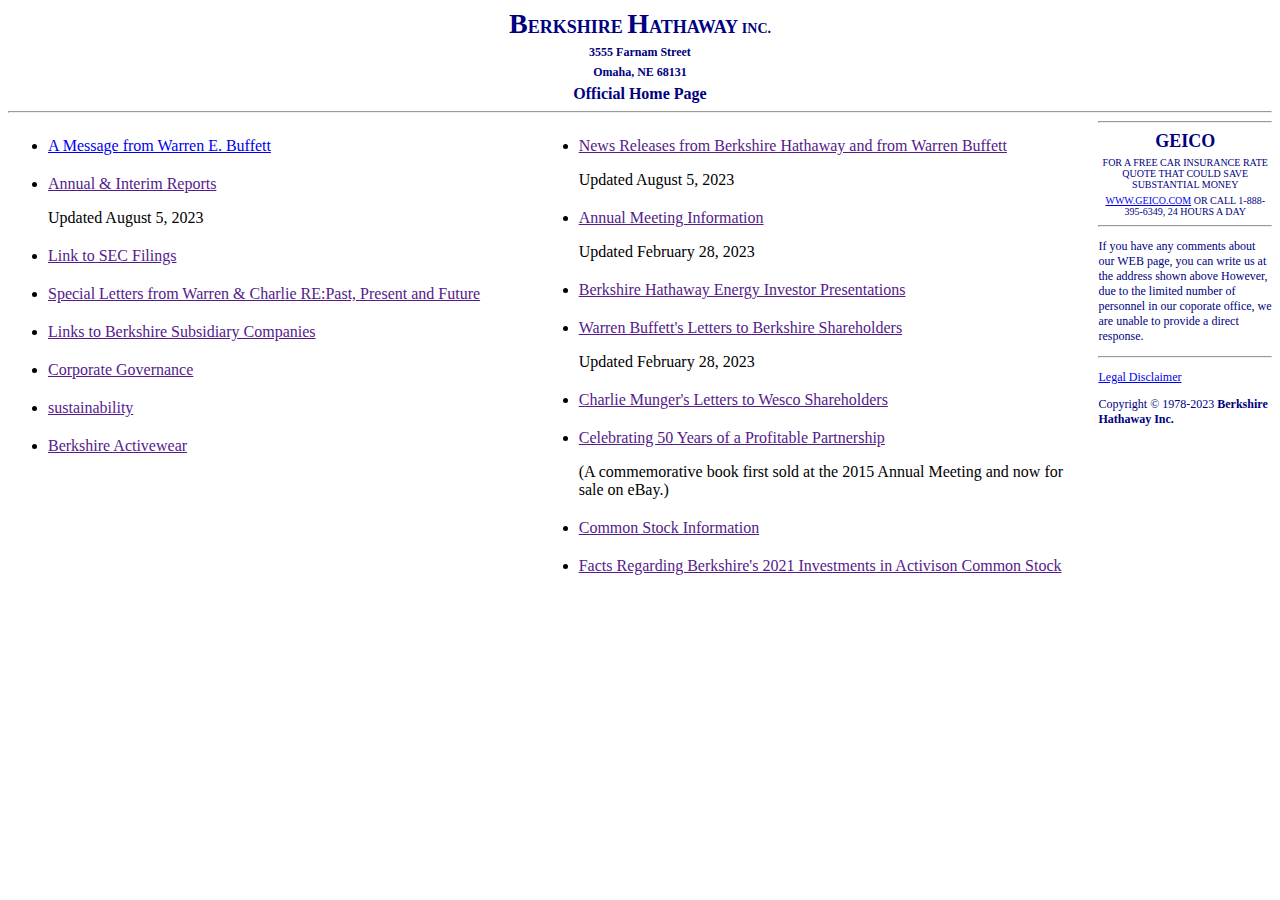
<file: berk-hath.html>
<!DOCTYPE html>
<html lang="en">
<head>
    <meta charset="UTF-8">
    <meta name="viewport" content="width=device-width, initial-scale=1.0">
    <title>Document</title>
    <link rel="stylesheet" href="berk-hath.css">
</head>
<body>
    <p class="address top-line"><span class="first-letter">B</span>erkshire <span class="first-letter">H</span>athaway <span class="inc">inc.</span></p>
    <p class="address mid-line">3555 Farnam Street</p>
    <p class="address mid-line">Omaha, NE 68131</p>
    <p class="address bot-line">Official Home Page</p>
    <hr>
    <div class="section2">
    <ul class="list1">
        <li><a href="https://www.berkshirehathaway.com/message.html"> A Message from Warren E. Buffett</a></li>
        <li><a href="">Annual & Interim Reports</a>
        <p><span>Updated August 5, 2023 </span></p></li>
        <li><a href="">Link to SEC Filings</a></li>
        <li><a href="">Special Letters from Warren & Charlie RE:Past, Present and Future</a></li>
        <li><a href="">Links to Berkshire Subsidiary Companies</a></li>
        <li><a href="">Corporate Governance</a></li>
        <li><a href="">sustainability</a></li>
        <li><a href="">Berkshire Activewear</a></li>
    </ul>
    <ul class="list2">
        <li><a href="">News Releases from Berkshire Hathaway and from Warren Buffett</a>
        <p><span>Updated August 5, 2023</span></p></li>
        <li><a href="">Annual Meeting Information</a>
        <p><span>Updated February 28, 2023</span></p></li>
        <li><a href="">Berkshire Hathaway Energy Investor Presentations</a></li>
        <li><a href="">Warren Buffett's Letters to Berkshire Shareholders</a>
        <p><span>Updated February 28, 2023</span></p></li>
        <li><a href="">Charlie Munger's Letters to Wesco Shareholders</a></li>
        <li><a href="">Celebrating 50 Years of a Profitable Partnership</a>
        <p><span>(A commemorative book first sold at the 2015 Annual Meeting and now for sale on eBay.)</span></p></li>
        <li><a href="">Common Stock Information</a></li>
        <li><a href="">Facts Regarding Berkshire's 2021 Investments in Activison Common Stock</a></li>
    </ul>
    </div>
    <hr>
    <p class="geico top">geico</p>
    <p class="geico mid">FOR A FREE CAR INSURANCE RATE QUOTE THAT COULD SAVE SUBSTANTIAL MONEY</p>
    <p class="geico mid"><a href="http://www.geico.com/">WWW.GEICO.COM</a> OR CALL 1-888-395-6349, 24 HOURS A DAY</p>
    <hr>
    <p class="bot-text">If you have any comments about our WEB page, you can write us at the address shown above However, due to the limited number of personnel in our coporate office, we are unable to provide a direct response.</p>
    <hr>
    <p class="botmid-text"><a href="https://www.berkshirehathaway.com/disclaimer.html">Legal Disclaimer</a></p>
    <p class="bot-text">Copyright © 1978-2023 <strong>Berkshire Hathaway Inc.</strong></p>
</body>
</html>
</file>
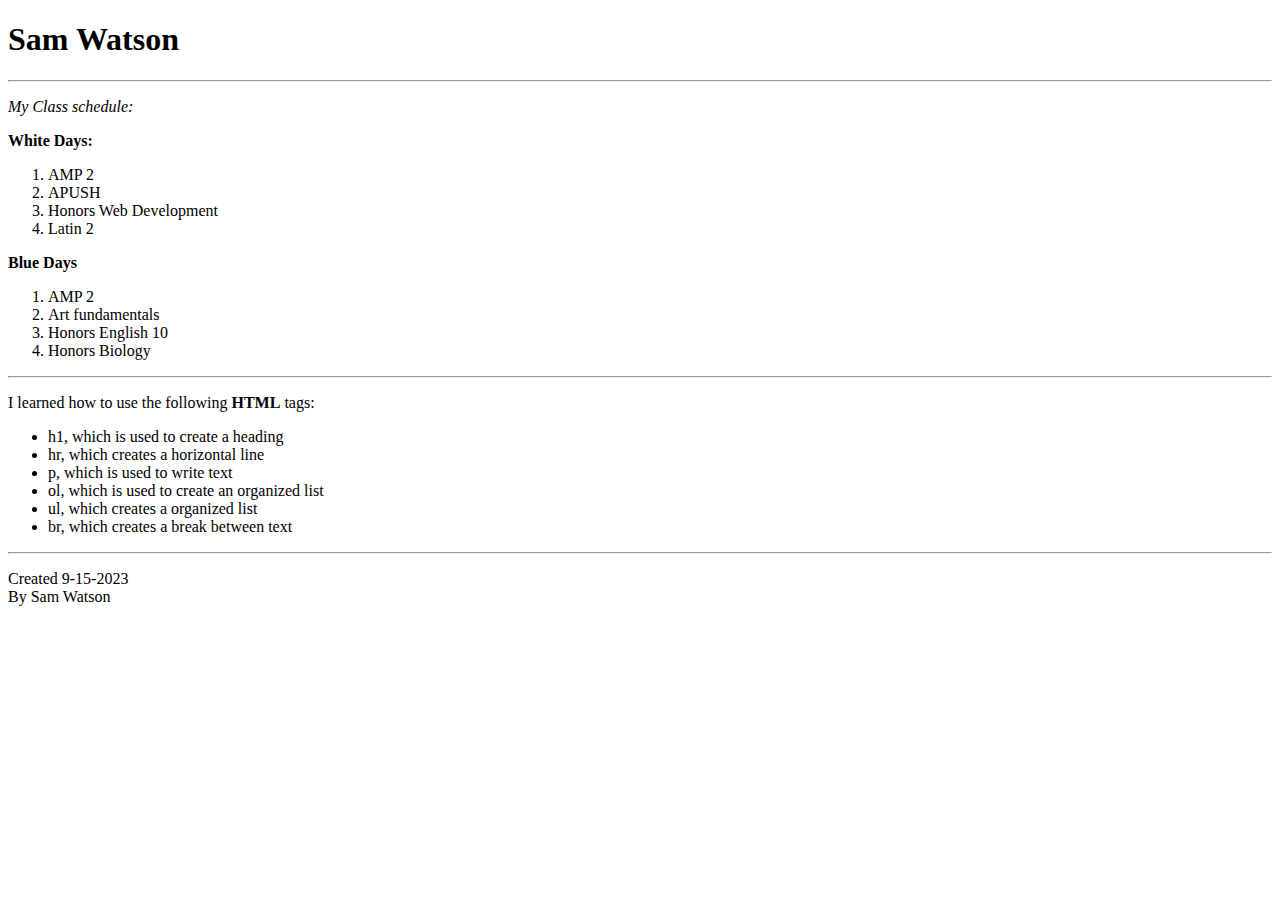
<file: schedule.html>
<!DOCTYPE html>
<html lang="en">
<head>
    <meta charset="UTF-8">
    <meta name="viewport" content="width=device-width, initial-scale=1.0">
    <title>Document</title>
</head>
<body>
    <h1>Sam Watson</h1>
    <hr>
    <p style="font-style: italic;">My Class schedule:</p>
    <p style="font-weight: bold;">White Days:</p>
    <ol>
        <li>AMP 2</li>
        <li>APUSH</li>
        <li>Honors Web Development</li>
        <li>Latin 2</li>

    </ol>
    <p style="font-weight: bold;">Blue Days</p>
    <ol>
        <li>AMP 2</li>
        <li>Art fundamentals</li>
        <li>Honors English 10</li>
        <li>Honors Biology</li>
    </ol>
    <hr>
    <p>I learned how to use the following <strong>HTML</strong> tags:</p>
    <ul>
        <li>h1, which is used to create a heading</li>
        <li>hr, which creates a horizontal line</li>
        <li>p, which is used to write text</li>
        <li>ol, which is used to create an organized list</li>
        <li>ul, which creates a organized list</li>
        <li>br, which creates a break between text</li>
    </ul>
    <hr>
    <p>Created 9-15-2023 <br>By Sam Watson</p>

</body>
</html>
</file>
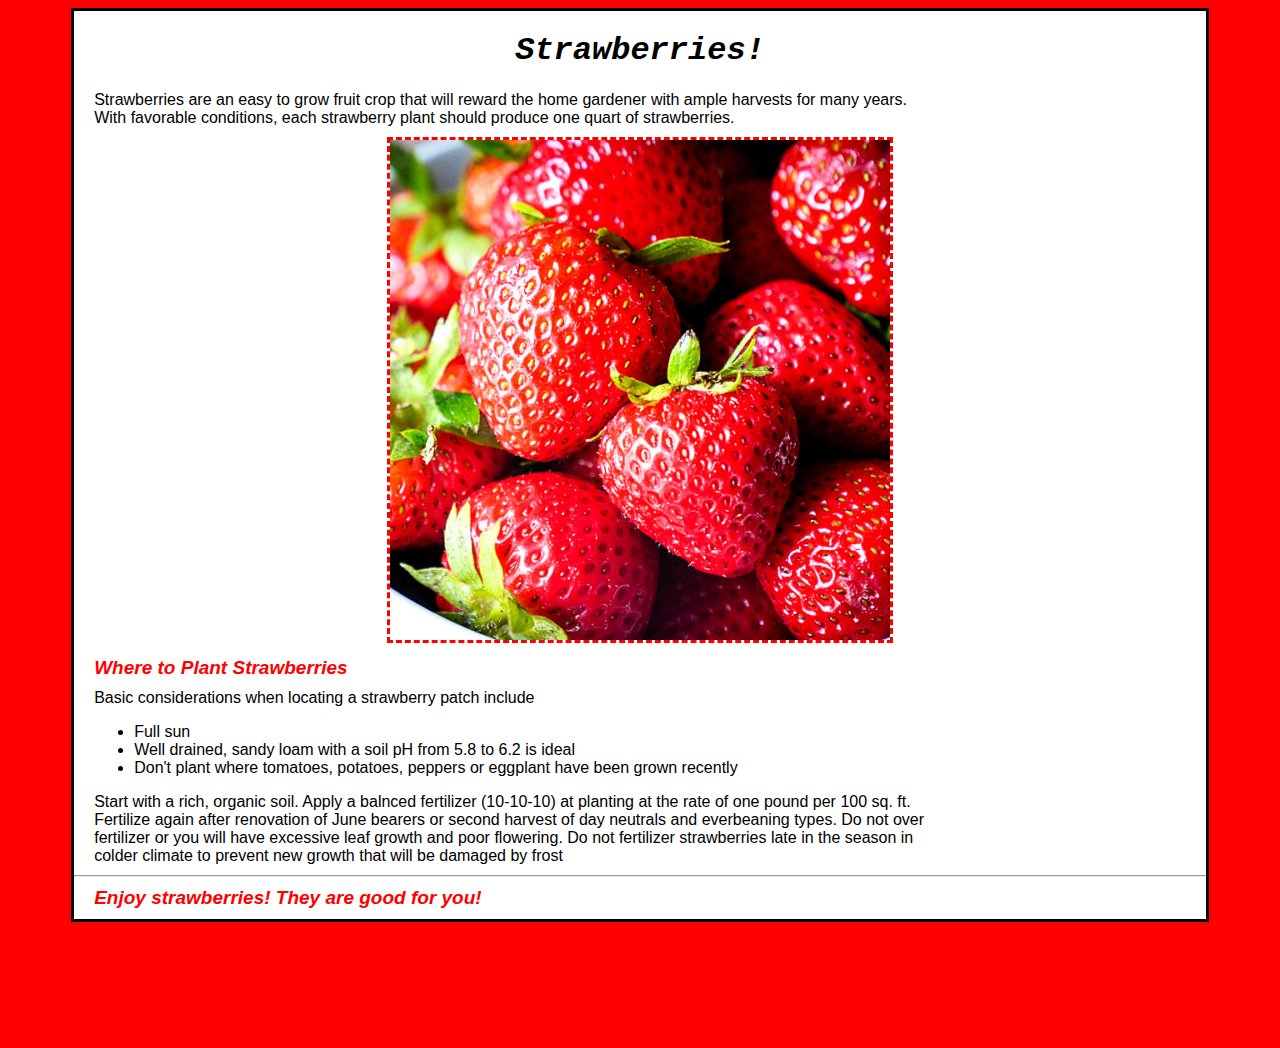
<file: strawberries.html>
<!DOCTYPE html>
<html lang="en">
<head>
    <meta charset="UTF-8">
    <meta name="viewport" content="width=device-width, initial-scale=1.0">
    <title>Document</title>
    <link rel="stylesheet" href="strawberries.css">
</head>
<body>
    <div class="everything">
    <h1 class="head">Strawberries!</h1>
    <p class="text-top">Strawberries are an easy to grow fruit crop that 
        will reward the home gardener with ample harvests for many years.
        <br>With favorable conditions, each strawberry plant 
        should produce one quart of strawberries.</p>
        <div class="strawborder">   
            <img class="strawberry-pic" src="Strawberries.jpg" alt="strawberry-pic">   
        </div>
            <p class="sub-head">Where to Plant Strawberries</p>
        <p>Basic considerations when locating a strawberry patch include</p>
        <ul>
            <li>Full sun</li>
            <li>Well drained, sandy loam with a soil pH from 5.8 to 6.2 is ideal</li>
            <li>Don't plant where tomatoes, potatoes, peppers or
                eggplant have been grown recently
            </li>
        </ul>
        <p>Start with a rich, organic soil. Apply a balnced fertilizer (10-10-10)
            at planting at the rate of one pound per 100 sq. ft. <br>Fertilize again after
            renovation of June bearers or second harvest of day neutrals and everbeaning types.
            Do not over <br>fertilizer or you will have excessive leaf growth and poor flowering.
            Do not fertilizer strawberries late in the season in <br>colder climate to prevent
         new growth that will be damaged by frost
        </p>
        <hr>
        <p class="sub-head">Enjoy strawberries! They are good for you!</p>
    </div>
</body>
</html>
</file>
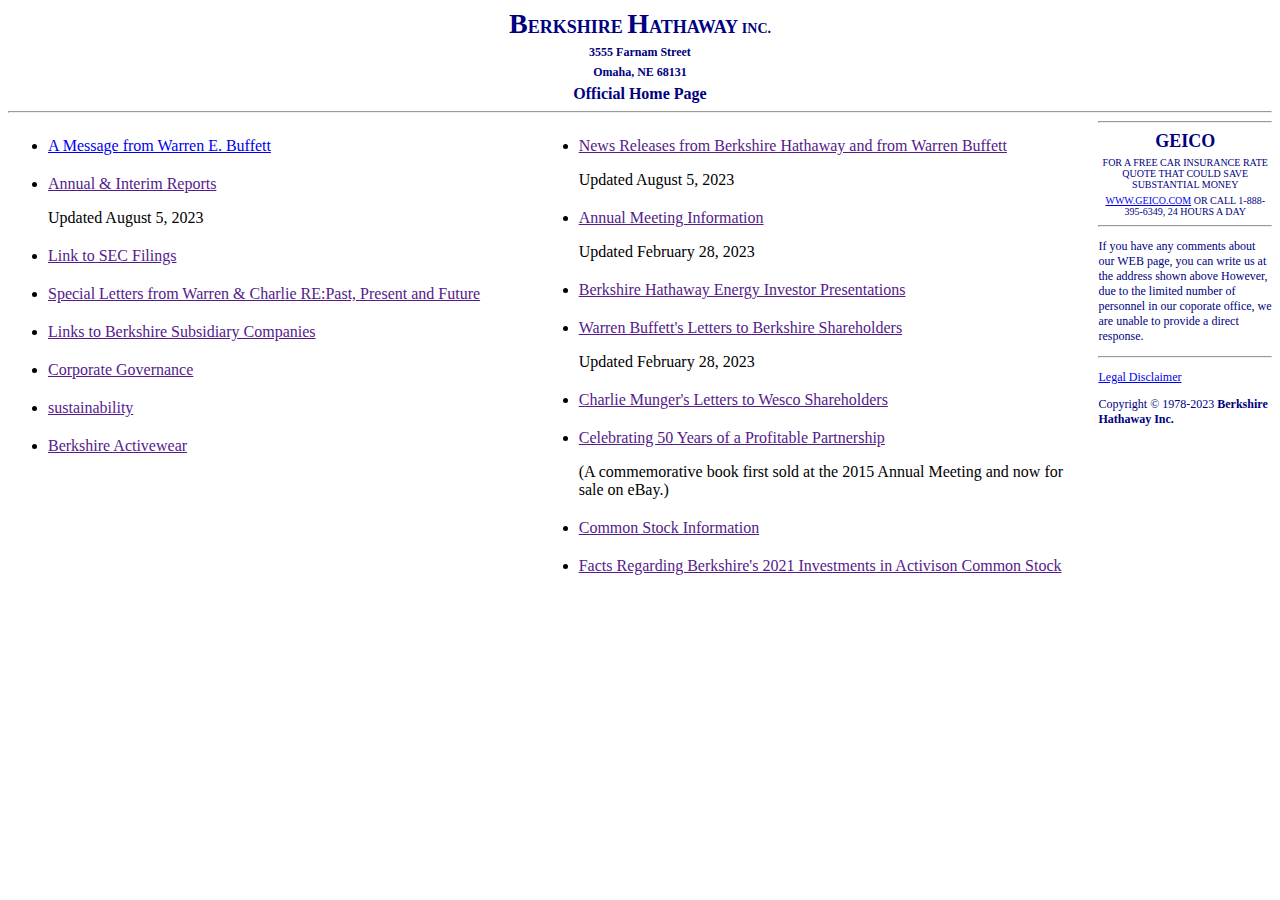
<file: html/berk-hath.html>
<!DOCTYPE html>
<html lang="en">
<head>
    <meta charset="UTF-8">
    <meta name="viewport" content="width=device-width, initial-scale=1.0">
    <title>Document</title>
    <link rel="stylesheet" href="../css/berk-hath.css">
</head>
<body>
    <p class="address top-line"><span class="first-letter">B</span>erkshire <span class="first-letter">H</span>athaway <span class="inc">inc.</span></p>
    <p class="address mid-line">3555 Farnam Street</p>
    <p class="address mid-line">Omaha, NE 68131</p>
    <p class="address bot-line">Official Home Page</p>
    <hr>
    <div class="section2">
    <ul class="list1">
        <li><a href="https://www.berkshirehathaway.com/message.html"> A Message from Warren E. Buffett</a></li>
        <li><a href="">Annual & Interim Reports</a>
        <p><span>Updated August 5, 2023 </span></p></li>
        <li><a href="">Link to SEC Filings</a></li>
        <li><a href="">Special Letters from Warren & Charlie RE:Past, Present and Future</a></li>
        <li><a href="">Links to Berkshire Subsidiary Companies</a></li>
        <li><a href="">Corporate Governance</a></li>
        <li><a href="">sustainability</a></li>
        <li><a href="">Berkshire Activewear</a></li>
    </ul>
    <ul class="list2">
        <li><a href="">News Releases from Berkshire Hathaway and from Warren Buffett</a>
        <p><span>Updated August 5, 2023</span></p></li>
        <li><a href="">Annual Meeting Information</a>
        <p><span>Updated February 28, 2023</span></p></li>
        <li><a href="">Berkshire Hathaway Energy Investor Presentations</a></li>
        <li><a href="">Warren Buffett's Letters to Berkshire Shareholders</a>
        <p><span>Updated February 28, 2023</span></p></li>
        <li><a href="">Charlie Munger's Letters to Wesco Shareholders</a></li>
        <li><a href="">Celebrating 50 Years of a Profitable Partnership</a>
        <p><span>(A commemorative book first sold at the 2015 Annual Meeting and now for sale on eBay.)</span></p></li>
        <li><a href="">Common Stock Information</a></li>
        <li><a href="">Facts Regarding Berkshire's 2021 Investments in Activison Common Stock</a></li>
    </ul>
    </div>
    <hr>
    <p class="geico top">geico</p>
    <p class="geico mid">FOR A FREE CAR INSURANCE RATE QUOTE THAT COULD SAVE SUBSTANTIAL MONEY</p>
    <p class="geico mid"><a href="http://www.geico.com/">WWW.GEICO.COM</a> OR CALL 1-888-395-6349, 24 HOURS A DAY</p>
    <hr>
    <p class="bot-text">If you have any comments about our WEB page, you can write us at the address shown above However, due to the limited number of personnel in our coporate office, we are unable to provide a direct response.</p>
    <hr>
    <p class="botmid-text"><a href="https://www.berkshirehathaway.com/disclaimer.html">Legal Disclaimer</a></p>
    <p class="bot-text">Copyright © 1978-2023 <strong>Berkshire Hathaway Inc.</strong></p>
</body>
</html>
</file>
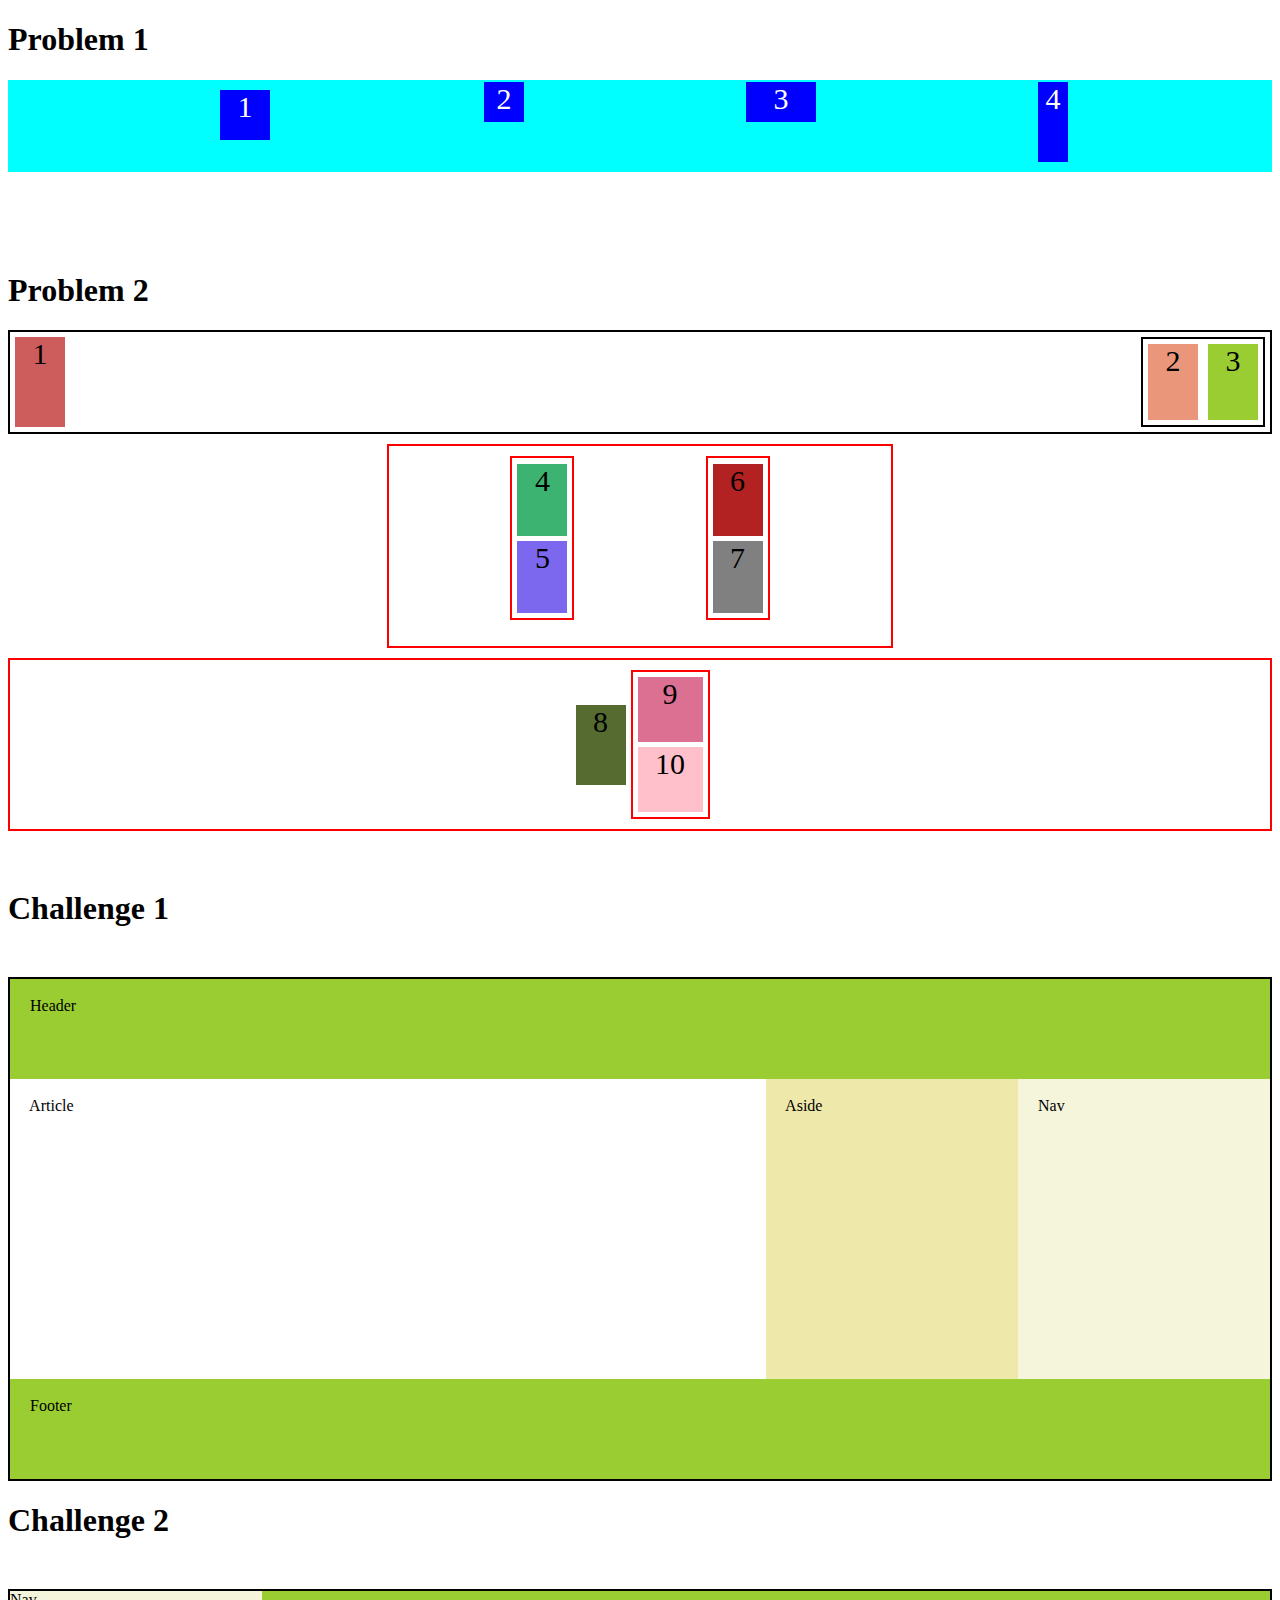
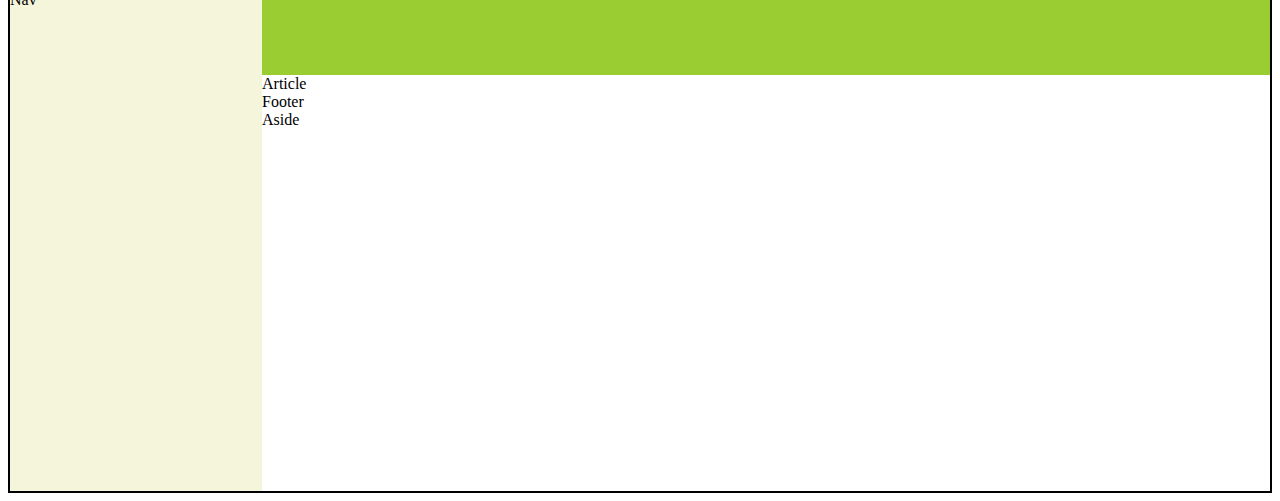
<file: html/flex-box.html>
<!DOCTYPE html>
<html lang="en">
<head>
    <meta charset="UTF-8">
    <meta name="viewport" content="width=device-width, initial-scale=1.0">
    <title>Flex Box</title>
    <link rel="stylesheet" href="../css/flex-box.css">
</head>
<body>
    <h1>Problem 1</h1>
   <Div class="flex-container">
        <div class="ex1box one">1</div>
        <div class="ex1box two">2</div>
        <div class="ex1box three">3</div>
        <div class="ex1box four">4</div>
   </Div>
   
   
   
   
   <h1>Problem 2</h1>

    <div class="container">
        <div class="ex2box num1">1</div>
        <div class="subcontainer">
            <div class="ex2box num2">2</div>
        <div class="ex2box num3">3</div>
        </div>
    </div>
    <div class="container2">
        <div class="ex2subcon2 first">
            <div class="ex2box2 numb1">4</div>
            <div class="ex2box2 numb2">5</div>
        </div>
        <div class="ex2subcon2 second">
            <div class="ex2box2 numb3">6</div>
            <div class="ex2box2 numb4">7</div>
        </div>
    </div>
    <div class="container3">
        <div class="ex2box3 anum1">8</div>
        <div class="subcontainer2">
            <div class="ex2box3 anum2">9</div>
            <div class="ex2box3 anum3">10</div>
        </div>
    </div>
    

    <h1><br>Challenge 1</h1>

    <div class="webpage1">
        <div class="Header"> <br> &emsp; Header</div>
        <div class="insidebox">
            <div class="Article"><br> &emsp; Article</div>
            <div class="inside Aside"><br> &emsp; Aside</div>
            <div class="inside Nav"> <br> &emsp; Nav</div>
        </div>
        <div class="Footer"> <br> &emsp; Footer</div>
    </div>
    
    <h1>Challenge 2</h1>
    
    <div class="webpage2">
        <div class="Nav2">Nav</div>
        <div class="subcontainer3-1">
            <div class="Header2"></div>
            <div class="subcontainer3-2">
                <div class="Article2">Article</div>
                <div class="Footer2">Footer</div>
                <div class="subcontainer3-3">
                    <div class="Aside2">Aside</div>
                </div>
            </div>
        </div>
    </div>




    <div></div>
</body>
</html>
</file>
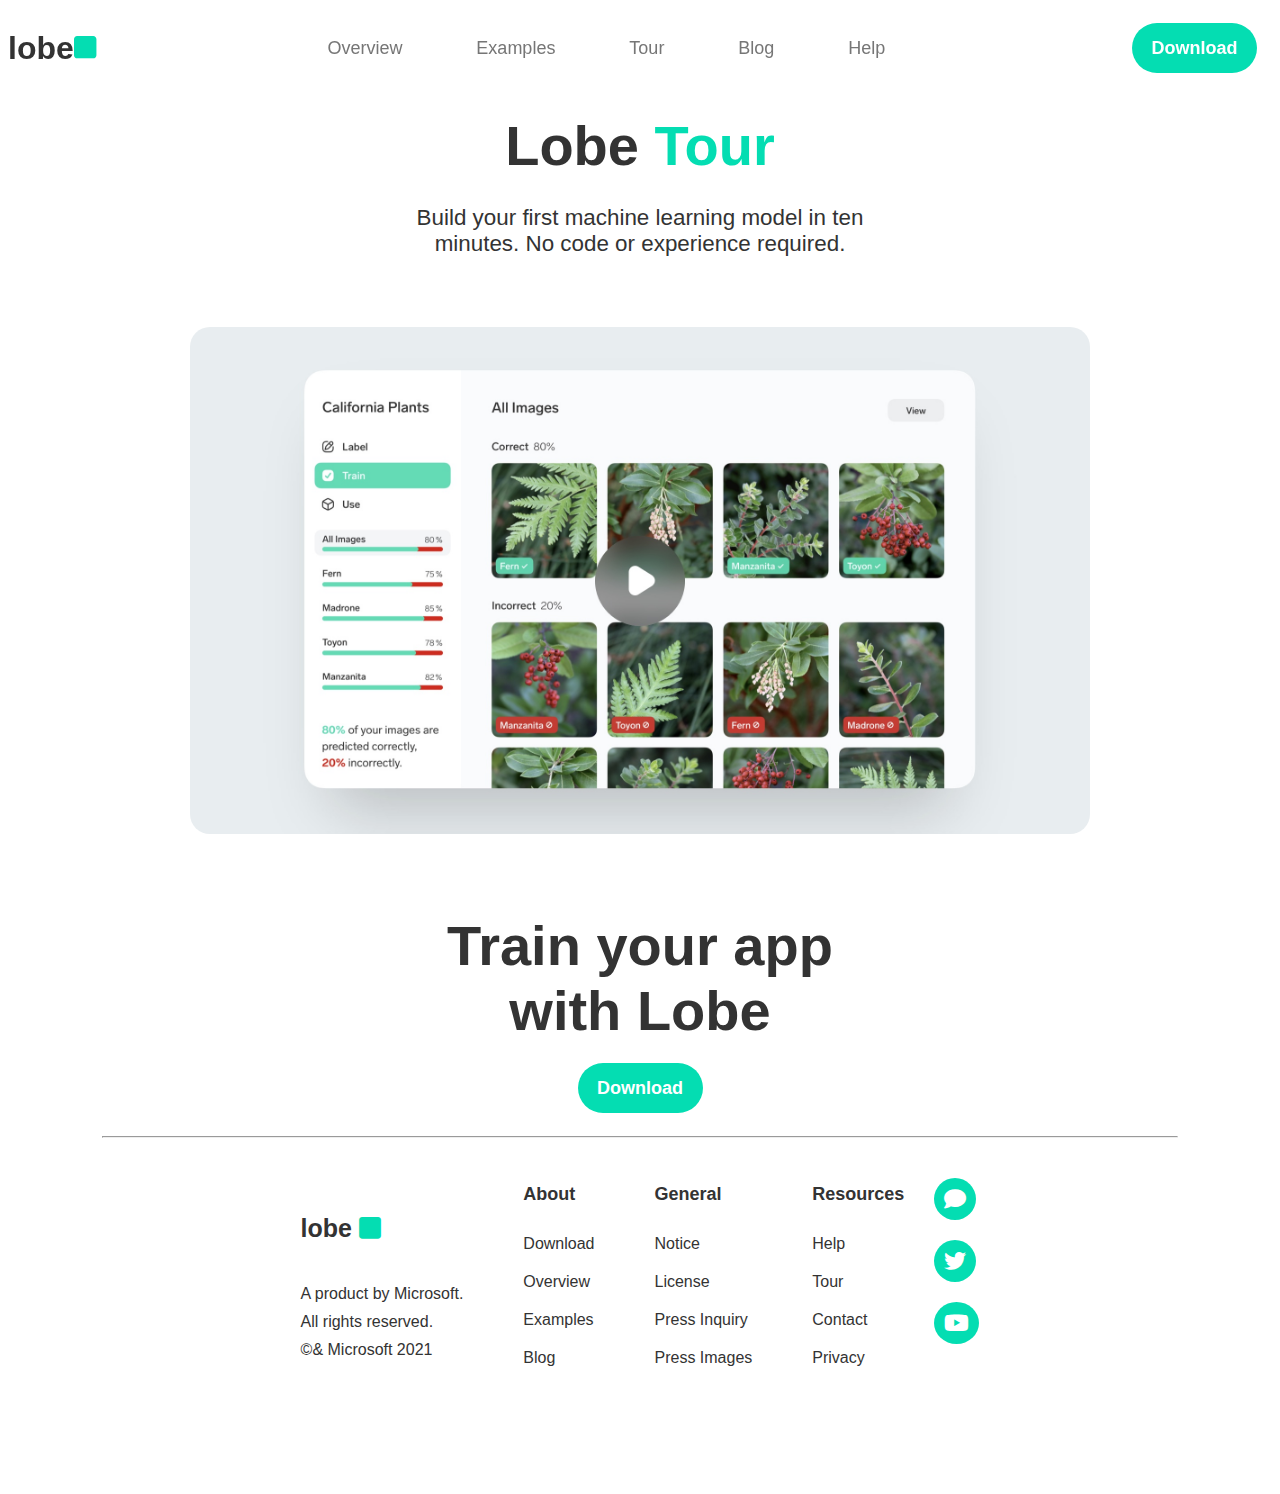
<file: html/Lobe.html>
<!DOCTYPE html>
<html lang="en">
<head>
    <meta charset="UTF-8">
    <meta name="viewport" content="width=device-width, initial-scale=1.0">
    <title>Document</title>
    <link rel="stylesheet" href="../css/lobe.css">
    <link rel="stylesheet" href="https://cdnjs.cloudflare.com/ajax/libs/font-awesome/6.4.2/css/all.min.css">

</head>
<body>
    <header>
        <div class="header-left">
        <h1>lobe</h1>
        <i class="fa-solid fa-square"></i>
        </div>
        <div class="pages">
        <a href="" style="font-size: 18px;">Overview</a>
        <a href="" style="font-size: 18px;">Examples</a>
        <a href="" style="font-size: 18px;">Tour</a>
        <a href="" style="font-size: 18px;">Blog</a>
        <a href="" style="font-size: 18px;">Help</a>
        </div>
        <button>Download</button>
    </header>
    <div class="main-section">
        <h1>Lobe <span class="Tour">Tour</span></h1>
        <p>Build your first machine learning model 
            in ten minutes. No code or experience required. </p>
        <div class="information">
            <img src="../images/lobe_imgs/Lobe_Video.jpg" alt="intro">
        </div>
        <h1>Train your app with Lobe</h1>
        <button>Download</button>
    </div>
    <footer>
        <hr>
        <div class="col-container">
            <div class="footer-col">
                <h5 style="font-size: 25px;">lobe <span><i class="fa-solid fa-square"></i></span></h5>
                <p>A product by Microsoft.</p>
                <p>All rights reserved.</p>
                <p>&copy& Microsoft 2021</p>
            </div>
            <div class="footer-col">
                <h5>About</h5>
                <a href="">Download</a>
                <a href="">Overview</a>
                <a href="">Examples</a>
                <a href="">Blog</a>
            </div>
            <div class="footer-col">
                <h5>General</h5>
                <a href="">Notice</a>
                <a href="">License</a>
                <a href="">Press Inquiry</a>
                <a href="">Press Images</a>
                
            </div>
            <div class="footer-col four">
                <h5>Resources</h5>
                <a href="">Help</a>
                <a href="">Tour</a>
                <a href="">Contact</a>
                <a href="">Privacy</a>
            </div>
            <div class="footer-col links">
                <a href="https://www.reddit.com"><i class="fa-solid fa-comment icon"></i></a>
                <a href="https://twitter.com/?lang=en"><i class="fa-brands fa-twitter icon"></i></a>
                <a href="https://www.youtube.com/"><i class="fa-brands fa-youtube icon"></i></a>
            </div>
        </div>
    </footer>

</body>
</html>
</file>
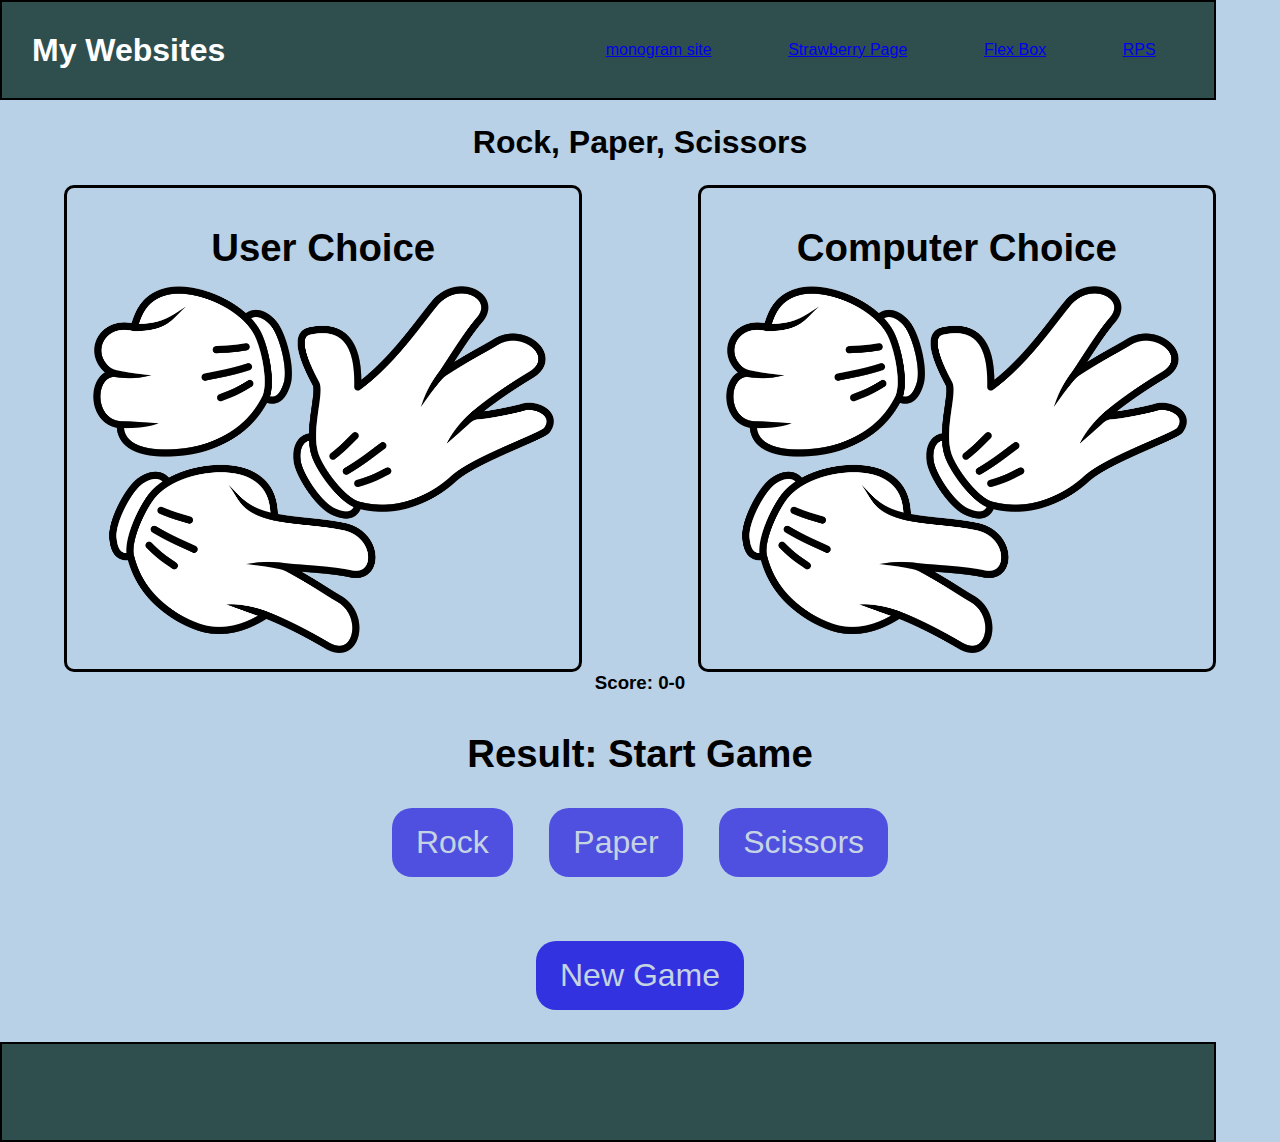
<file: html/rps.html>
<!DOCTYPE html>
<html lang="en">
<head>
    <meta charset="UTF-8">
    <meta http-equiv="X-UA-Compatible" content="IE=edge">
    <meta name="viewport" content="width=device-width, initial-scale=1.0">
    <title>Rock, Paper, Scissors</title>
    <link rel="stylesheet" href="../css/rps.css">
    <link rel="stylesheet" href="../css/style.css">
</head>
<body>
    
    <header class="header1">
        <div class="header-left">
            <i class="logo fa-solid fa-house"></i>
            <h1>My Websites</h1>
        </div>
        
        <ul class="links">
            <li class="link"><a href="html/index.html"></a></li>
            <li class="link"><a href="html/monogram.html">monogram site</a></li>
            <li class="link"><a href="html/strawberries.html">Strawberry Page</a></li>
            <li class="link"><a href="html/flex-box.html">Flex Box</a></li>
            <li class="link"><a href="html/rps.html">RPS</a></li>
    
        </ul>
    </header>

    <main>
        <h1>Rock, Paper, Scissors</h1>
        <div class="choice-container">
            <div class="user-frame">
                <h2>User Choice</h2>
                <img src="../images/rps_imgs/rps4.png" class='user-img' alt="rps">
            </div>
            <div class="computer-frame">
                <h2>Computer Choice</h2>
                <img src="../images/rps_imgs/rps4.png" class='comp-img' alt="rps">
            </div>
        </div>
        <h3>Score: <span class="Uscore">0</span>-<span class="Cscore">0</span></h3>
        <h2>Result: <span class="result">Start Game</span></h2>

        <div class="user-choices">
            <div class="rps-choices">
                <button id="rock">Rock</button>
                <button id="paper">Paper</button>
                <button id="scissors">Scissors</button>
            </div>
        </div>
        <button class='reset' id="reset">New Game</button>
    </main>
    
    <footer class="footer1">

        <!-- contact info -->
        <div class="footer_left">
            
        </div>

        <!-- Copyright -->
        <div class="footer_center">

        </div>

        <!-- Social Media Link -->
        <div class="footer_right">
            <a href="https://twitter.com/?lang=en"><i class="fa-brands fa-twitter"></i></a>
            <a href="https://www.facebook.com/"><i class="fa-brands fa-facebook"></i></a>
            <a href="https://www.instagram.com/"><i class="fa-brands fa-instagram"></i></a>
            <a href="https://github.com/chunb1"><i class="fa-brands fa-github"></i></a>

        </div>
    </footer>
    

    
    <script src="../js/rps.js"></script>
</body>
</html>
</file>
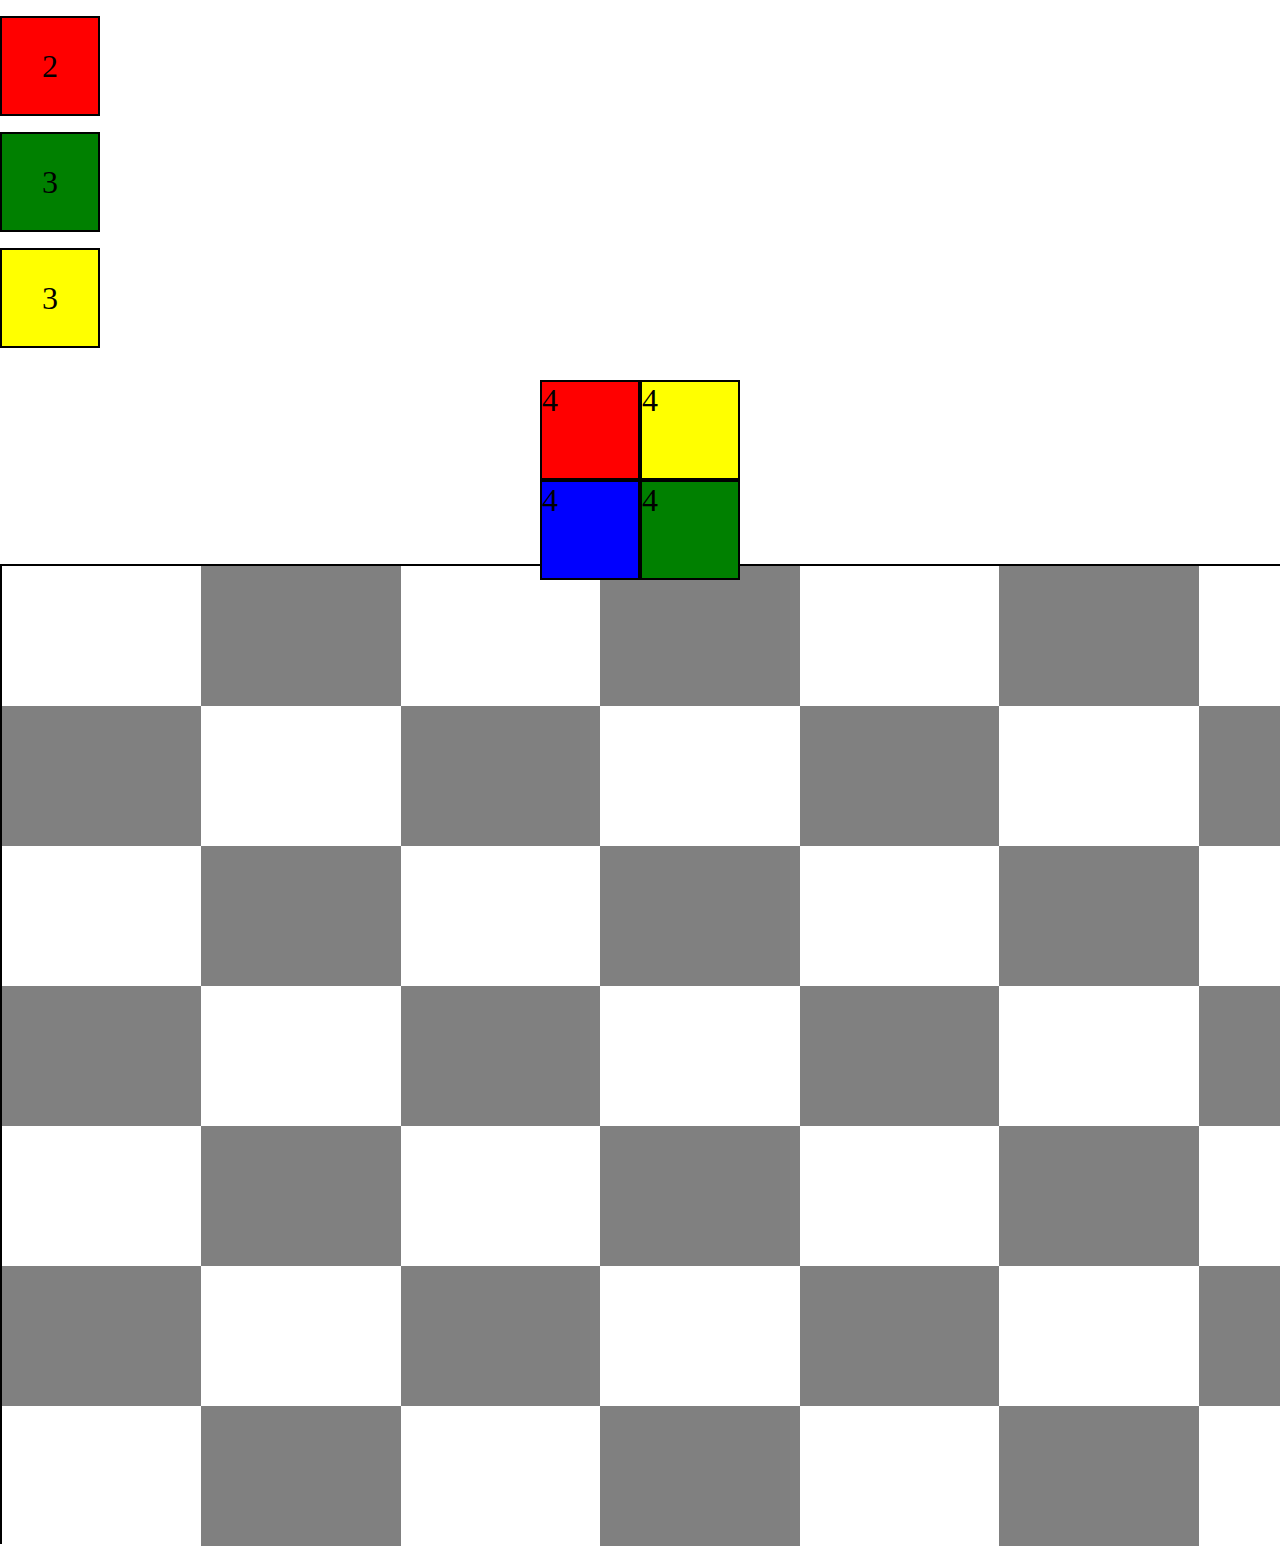
<file: html/transition.html>
<!DOCTYPE html>
<html lang="en">
<head>
    <meta charset="UTF-8">
    <meta name="viewport" content="width=device-width, initial-scale=1.0">
    <title>Document</title>
    <link rel="stylesheet" href="../css/transition.css">
</head>
<body>
    
    <main>
        <div class="boxx box1">2</div>
        <div class="boxx box2">3</div>
        <div class="boxx box3">3</div>
        <!-- <div class="box box4">4</div> -->
        

        <div id="main">
            <div class="content">Hi!</div>
            <div class="boxx topleft">4</div>
            <div class="boxx topright">4</div>
            <div class="boxx bottomleft">4</div>
            <div class="boxx bottomright">4</div>
        </div>
    



        <!-- <div class="element">
            <p>Hello</p>
        </div> -->


        <div class="message">
            <div class="row">
                <div class="box white a"></div>
                <div class="box gray b"></div>
                <div class="box white c"></div>
                <div class="box gray d"></div>
                <div class="box white e"></div>
                <div class="box gray f"></div>
                <div class="box white g"></div>
            </div>

            <div class="row">
                <div class="box gray h"></div>
                <div class="box white i"></div>
                <div class="box gray j"></div>
                <div class="box white k"></div>
                <div class="box gray l"></div>
                <div class="box white m"></div>
                <div class="box gray n"></div>
            </div>

            <div class="row">
                <div class="box white o"></div>
                <div class="box gray p"></div>
                <div class="box white q"></div>
                <div class="box gray r"></div>
                <div class="box white s"></div>
                <div class="box gray t"></div>
                <div class="box white u"></div>
            </div>

            <div class="row">
                <div class="box gray v"></div>
                <div class="box white w"></div>
                <div class="box gray x"></div>
                <div class="box white y"></div>
                <div class="box gray z"></div>
                <div class="box white aa"></div>
                <div class="box gray bb"></div>
            </div>

            <div class="row">
                <div class="box white cc"></div>
                <div class="box gray dd"></div>
                <div class="box white ee"></div>
                <div class="box gray ff"></div>
                <div class="box white gg"></div>
                <div class="box gray hh"></div>
                <div class="box white ii"></div>
            </div>

            <div class="row">
                <div class="box gray jj"></div>
                <div class="box white kk"></div>
                <div class="box gray ll"></div>
                <div class="box white mm"></div>
                <div class="box gray nn"></div>
                <div class="box white oo"></div>
                <div class="box gray pp"></div>
            </div>

            <div class="row">
                <div class="box white qq"></div>
                <div class="box gray rr"></div>
                <div class="box white ss"></div>
                <div class="box gray tt"></div>
                <div class="box white uu"></div>
                <div class="box gray vv"></div>
                <div class="box white ww"></div>
            </div>

        </div>
    </main>

</body>
</html>
</file>
<file: berk-hath.css>
.address {
    /* margin: top right bottom left; */
    /* margin: top/bottom left/right */
    /* margin: top/bottom/left/right */
    margin: 5px 0;
    color: navy;
    text-align: center;
    font-weight: bold;
}

.top-line {
    font-size: 18px;
    text-transform: uppercase;
}

.first-letter {
    font-size: 28px;
}

.inc {
    font-size: 14px;
}

.mid-line {
    font-size: 12px;
}

.geico {
    color: navy;
    margin: 5px 0;
    text-transform: uppercase;
    text-align: center;
}

.top      {
    font-size: 18px;
    font-weight: bold;
}
.mid {
    font-size: 10px;
}
.bot-text {
    color: navy;
    font-size: 12px;
}
.botmid-text {
    font-size: 12px;
}

.section2, .list1, .list2 {
    float: left;
}
.list1, .list2 {
    width: 45%;
}

li {
    margin-bottom: 20px;
}
</file>
<file: strawberries.css>
.head {
    font-style: italic;
    text-align: center;
    font-family: 'Courier New', Courier, monospace;
}

.strawberry-pic {
    border-style: dashed;
    border-color: red;
}

.strawborder {
    text-align: center;
}

.sub-head {
    font-size: 19px;
    font-weight: bold;
    color: red;
    font-style: italic;
}

p {
    font-family: Arial, Helvetica, sans-serif;
    margin: 10px 20px;
}
li {
    font-family: Arial, Helvetica, sans-serif;
    margin: 0px 20px;
}

body {

    background-color: red;
}
.everything {
    background-color: white;
    margin: 0px 5% 10% 5% ;
    border-style: solid;
    border-color: black;
}
</file>
<file: css/berk-hath.css>
.address {
    /* margin: top right bottom left; */
    /* margin: top/bottom left/right */
    /* margin: top/bottom/left/right */
    margin: 5px 0;
    color: navy;
    text-align: center;
    font-weight: bold;
}

.top-line {
    font-size: 18px;
    text-transform: uppercase;
}

.first-letter {
    font-size: 28px;
}

.inc {
    font-size: 14px;
}

.mid-line {
    font-size: 12px;
}

.geico {
    color: navy;
    margin: 5px 0;
    text-transform: uppercase;
    text-align: center;
}

.top      {
    font-size: 18px;
    font-weight: bold;
}
.mid {
    font-size: 10px;
}
.bot-text {
    color: navy;
    font-size: 12px;
}
.botmid-text {
    font-size: 12px;
}

.section2, .list1, .list2 {
    float: left;
}
.list1, .list2 {
    width: 45%;
}

li {
    margin-bottom: 20px;
}
</file>
<file: css/flex-box.css>
.flex-container {
    display: flex;
    align-self: flex-start;
    /* flex-direction: column; */
    justify-content: space-evenly;
    background-color: aqua;
    align-items: flex-start;
    margin-bottom: 100px;
}

.ex1box {
    /* height: 75px;
    width: 50px; */
    text-align: center;
    font-size: 30px;
    color: white;
    margin: 2px 10px;
    background-color: blue;
}

.one {
    height: 50px;
    width: 50px;
    margin: 10px 2px 2px 10px;
}

.two {
    height: 40px;
    width: 40px;
}

.three {
    height: 40px;
    width: 70px;
}

.four {
    height: 80px;
    width: 30px;
    margin: 2px 2px 10px 10px;
}





.container {
    display: flex;
    /* flex-direction: column; */
    justify-content: space-between;
    border: 2px solid black;
    height: 100px;
}

.subcontainer {
    display: flex;
    border: 2px solid black;
    margin: 5px 5px;
}

.ex2box {
    width: 50px;
    height: auto;
    text-align: center;
    font-size: 30px;

    /* border: 2px solid black; */
    margin: 5px 5px;
}

.num1 {
    background-color: indianred;
}

.num2 {
    background-color: darksalmon;
}
.num3 {
    background-color: yellowgreen;
}


.container2 {
    display: flex;
    border: 2px solid red;
    margin: 10px 30%;
    justify-content: space-evenly;
    height: 200px;
    
}
.ex2subcon2 {
    display: flex;
    border: 2px solid red;
    width: 60px;
    height: 80%;
    margin: 10px 10px;
    flex-direction: column;
    justify-content: center;
    align-items: center;
}

.ex2box2 {
    width: 50px;
    height: 45%;
    text-align: center;
    font-size: 30px;
}

.numb1 {
    background-color: mediumseagreen;
    margin-bottom: 5px;
}

.numb2 {
    background-color: mediumslateblue;
}

.numb3 {
    background-color: firebrick;
    margin-bottom: 5px;
}

.numb4 {
    background-color: grey;
}

.container3 {
    display: flex;
    border: 2px solid red;
    margin: 10px 0;
    justify-content: center;
    align-items: center;
}


.ex2box3 {
    height: 65px;
    width: 65px;
    /* background-color: black; */
    margin: 5px;
    font-size: 30px;
    text-align: center;
}


.subcontainer2 {
    border: 2px solid red;
    flex-direction: column;
    margin-top: 10px;
    margin-bottom: 10px;
}

.anum1 {
    width: 50px;
    height: 80px;
    background-color: darkolivegreen;
}

.anum2 {
    background-color: palevioletred;
}
.anum3 {
    background-color: pink;
}



.webpage1 {
    display: flex;
    margin-top: 50px;
    border: 2px solid black;
    flex-direction: column;
}

.Header {
    height: 100px;
    width: 100%;
    background-color: yellowgreen;
}

.insidebox {
    display: flex;
    flex-direction: row;
}

.Article {
    width: 60%;
    height: 300px;
}

.inside {
    width: 20%;
    height: 300px;
}
.Aside {
    background-color: palegoldenrod;
}

.Nav {
    background-color: beige;
}

.Footer {
    height: 100px;
    width: 100%;
    background-color: yellowgreen;
}

.webpage2 {
    display: flex;
    margin-top: 50px;
    border: 2px solid black;

}

.Nav2 {
    height: 500px;
    width: 20%;
    background-color: beige;
}

.subcontainer3-1 {
    display: flex;
    flex-direction: column;
    width: 80%;
}

.Header2 {
    width: 100%;
    height: 20%;
    background-color: yellowgreen;
}

.subcontainer3-2 {
    display: flex;
    flex-direction: column;
    height: 100%;
    width: 80%;
}

.Article2 {
    height: 80;
}
</file>
<file: css/lobe.css>
body {
    font-family: Helvetica Neue,Helvetica,Arial,sans-serif;
}



h1 {
    color: #333;
}

.pages a {
    text-decoration: none;
    color: #767676;
}

.pages a:hover {
    color: #333;
}

header {
    top: 2px;
    position: sticky;
    display: flex;
    flex-direction: row;
    justify-content: space-between;
    /* border: 2px solid black; */
    background-color: rgba(255, 255, 255, 0.699);
    /* width: 100%; */
}

.header-left {
    /* border: 2px solid black; */
    display: flex;
    align-items: center;
}

.header-left i {
    font-size: clamp(1rem, 2vw, 2rem);
    color: #04ddb2;
    
}




.pages {
    /* border: 2px solid black; */
    width: 50%;
    display: flex;
    justify-content: space-around;
    align-items: center;
}

header button {
    background-color: #04ddb2;
    border: 0px solid white;
    border-radius: 25px;
    color: white;
    font-size: large;
    font-weight: bold;
    width: 125px;
    height: 50px;
    margin: 15px;
    cursor: pointer;
}

header button:hover {
    width: 137px;
    height: 52px;
}

.main-section {
    display: flex;
    flex-direction: column;
    justify-content: center;
    text-align: center;
    align-items: center;
}

img {
    /* display: inline-block; */
    height: 80%;
    width: 90%;
    border-radius: 20px;
    margin: 5%;
    max-width: 1000px;
}

.main-section h1 {
    /* border: 2px solid black; */
    font-size: 350%;
    width: 400px;
    font-weight: bold;
    margin-top: 25px;
    margin-bottom: 5px;
}

.main-section p {
    font-size: 140%;
    color: #333;
    width: 460px;
    margin-bottom: 20px;
}


.Tour {
    color: #04ddb2;
}

.main-section button {
    background-color: #04ddb2;
    border: 0px solid white;
    border-radius: 25px;
    color: white;
    font-size: large;
    font-weight: bold;
    width: 125px;
    height: 50px;
    margin: 15px;
    cursor: pointer;
}

hr {
    width: 85%;
}

footer {
    height: 350px;
}

footer h5 {
    color: #333;
}
footer a {
    text-decoration: none;
    color: #333;
}

footer p {
    color: #333;
}

footer i {
    color: #04ddb2;
}


.col-container {
    display: flex;
    justify-content: center;
    align-items: center;
}

.footer-col {
    margin: 0.5em 30px;
    display: flex;
    flex-direction: column;
}

.four {
    margin-right: 0;
}

.footer-col a {
    margin-bottom: 20px;
}

.footer-col p {
    margin-bottom: 10px;
    margin-top: auto;
}

.footer-col h5 {
    font-size: 18px;
}

.links {
    /* margin: 0.5em 50px; */
    display: flex;
    flex-direction: column;
}


.icon {
    /* align-items: center; */
    font-size: 22px;
    color: white;
    background-color: #04ddb2;
    border-radius: 50%;
    /* height: 200px; */
    padding: 10px;
    text-align: center;
    align-items: center;
    /* justify-content: center; */
    margin-left: 0px;
    /* width: 200px;  */
}
</file>
<file: css/rps.css>
* {
    box-sizing: border-box;
    margin: 0;
    padding: 0;
}

body {
    background-color: rgb(184, 209, 231);
}

main {
    display: flex;
    flex-direction: column;
    justify-content: center;
    align-items: center;
}

.choice-container {
    width: 90%;
    max-width: 1200px;
    margin: 0 auto;
    display: flex;
    justify-content: space-between;
}

h1 {
    text-align: center;
    padding: .75em 0;
}

.choice-container div {
    width: 45%;
    border: 3px solid black;
    border-radius: 10px;
    display: flex;
    flex-direction: column;
    justify-content: center;
    align-items: center;
}

h2 {
    margin-top: 1em;
    /* clamp(min(fixed), preferred(rel), max(fixed)) */
    font-size: clamp(14px, 3vw, 40px);
}

img {
    width: 90%;
    height: auto;
    margin: 1em 0;
}

button {
    margin: 1em .5em;
    padding: .5em .75em;
    font-size: clamp(16px, 3vw, 32px);
    border-radius: 20px;
    border: none;
    cursor: pointer;
    background-color: rgb(80, 80, 224);
    color:rgb(197, 212, 226)
}
.reset {
    background-color: rgb(50, 50, 224);
}

@media (max-width: 1000px) {
    img {
        width: 100px;
        height: 100px;
    }
}
</file>
<file: css/style.css>
* {
    margin: 0;
    padding: 0;
    font-family: 'Work Sans', sans-serif;
}

.header1, .footer1 {
    display: flex;
    justify-content: space-between;
    flex-direction: row;
    border: 2px black solid;
    color: white;
    background-color: darkslategray;
    height: 100px;
    width: 95%;
    align-items: center;
    padding: 20px 20px;
}

.header-left {
    display: flex;
    flex-direction: row;
    align-items: center;
}

.logo {
    margin-right: 10px;
    font-size: 20px;
}

/* .header  {
    text-decoration: none;
    color: white;
} */

.hamburger {
    font-size: 30px;

}

.hamburger-button {
    display: none;
    color: white;
    border: transparent;
    background-color: transparent;
}

.hamburger-menu {
    display: none;
}

.hamburger-option {
    display: none;
}

.links {
    display: flex;
    flex-direction: row;
    width: 60%;
    justify-content: space-around;
    /* border: 2px black solid; */
    align-items: center;
    text-decoration: none;
    color: inherit;
}

@media (max-width: 1020px) { 
    
    /* .hamburger-menu {
        display: none;
    } */

    .hamburger-button {
        display: block;
    }

    .links {
        display: none;
    }

    .hamburger-menu {
        display: none;
        position: absolute ;
        height: 36vh;
        width: 100%;
        background-color: darkslategray;
        z-index: 1;
        justify-content: center;
        align-items: center;
        flex-direction: column;
        text-align: center;
        font-size: 25px;
        border: 2px solid black;
    }

    .hamburger-option {
        display: block;
        margin: 7px;
    }

    main {
        position: relative;
    }
}

.weather-con {
    width: 340px;
    height: 80px;
    border: 2px solid black;
    display: flex;
    flex-direction: row;
    background-color: rgb(52, 52, 219);
    border-radius: 20px;
    color: white;
    justify-content: space-around;
    align-items: center;
    position: -webkit-sticky;
    position: sticky;
    left: 100%;
    top: 0;
    z-index: 2;
}

.weather-left {
    width: 100px;
}

.weather-mid {
    width: 100px;
}

.weather-right {
    width: 100px;
}


.four-card {
    display: flex;
    flex-direction: column;
    justify-content: center;
    text-align: center;
    font-family: Poppins;
    color: #4c4e61;
    width: 100%;
}

.four-card p {
    color: #a3a5ae;
}

.four-card-title {
    border: solid 2px black;
    display: flex;
    flex-direction: column;
    justify-content: center;
    text-align: center;
    width: 50%;
}

/* .heading {
    color: #4c4e61;
    font-size: 30px;
} */

.powered {
    font-weight: bold;
}

.features {
    display: flex;
    flex-direction: row;
    justify-content: center;
    border: 2px solid black;
}

.feature-right,
.feature-left {
    display: flex;
    align-items: center;
}


.feature {
    display: flex;
    flex-direction: column;
    text-align: left;
    /* border: 2px solid black; */
    border-radius: 10px;
    box-shadow: 5px 10px 2px 1px rgba(0, 0, 255, .2);
    margin: 8px;
    margin-bottom: 20px;
    height: 175px;
    width: 250px;
}

/* .feature-text p {
    /* font-weight: lighter; */

.topic-img {
    margin: 10px;
    margin-top: 50px;
    display: flex;
    justify-content: right;
}


.feature img {
    height: 50px;
    width: 50px;
}








.top-line {
    height: 3px;
    border-radius: 10px;
}

.supervisor .top-line {
    background-color: #45d3d3;
}

.karma .top-line {
    background-color: #fcaf4a;
}

.team-builder .top-line {
   background-color: #ea5353; 
}

.calculator .top-line {
    background-color: #549ef2;
}




.card-title {
    margin: 20px;
    display: flex;
    flex-direction: row;
    /* justify-content: space-around; */
}

.FAQ {
    margin: 10px;
}

.links:hover {
    color: black;
    border: 1px solid black;
    border-radius: 5px;
}

.link {
    list-style: none;
    text-decoration: none;
    color: inherit;
}

main {
    height: 100%;
    margin-bottom: 3em auto;
}

.card {
    position: absolute;
    bottom: 5vh;
    /* left: 3.5vw; */
    height: 80vh;
    width: 90%;
    background-color: white;
    box-shadow: 3px 3px 5px rgba(0, 0, 0, .3);
    border-radius: 10px;
    display: flex;
    flex-direction: column;
    color: #221524;
    /* justify-content: center; */
    /* align-items: center; */
}

.card img {
    height: 30px;
}

.question {
    font-weight: bold;
    display: flex;
    justify-content: space-between;
}

.answer {
    font-weight: bold;
    color: #7a697d;
    display: none;
}

.question button {
    border: transparent;
    background: transparent;
}

.minus {
    display: none;
}

.top {
    position: relative;
    height: 30vh;
    background-color: black;
    background-image: url(/images/background-pattern-mobile.svg);
    /* height: 100%; */
    /* width: 400px; */

}

.bottom {
    position: relative;
    display: flex;
    height: 70vh;
    justify-content: center;
    background-color: #f7daeb;
}



.sign-up {
    font-family: 'Poppins', sans-serif;
}



:root {
    --primary-red: hsl(0, 100%, 74%);
    --primary-green: hsl(154, 59%, 51%);
    --accent-blue: hsl(248, 32%, 49%);
    --neutral-blue: hsl(249, 10%, 26%);
    --neutral-grayblue: hsl(246, 25%, 77%);
}




.sign-up {
    height: 100%;
    width: 100%;
    background-color: var(--primary-red);
    background-image: url(/images/bg-intro-desktop.png);
    display: flex;
    flex-direction: row;
    align-items: center;
    justify-content: space-around;
}

@media (max-width: 375px) {
    .sign-up {
        display: flex;
        flex-direction: column;
        height: 100%;
        width: 100%;
    }

    .title {
        display: flex;
        flex-direction: column;
        text-align: center;
        font-size: 10px;
        width: 100px;
    }

    .main-title {
        font-size: 10px;
    }

}

.title {
    width: 400px;
    color: white;
    font-size: 14px;
    font-weight: 600;
}

.main-title {
    font-size: 45px;
    margin-bottom: 15px;
    font-weight: 700;
}

.payment {
    background-color: var(--accent-blue);
    border-radius: 10px;
    display: flex;
    align-items: center;
    justify-content: center;
    height: 50px;
    margin-bottom: 20px;
    box-shadow: 0 8px 8px rgba(0, 0, 0, .2);
    color: white;
}

.sevendays {
    font-weight: bolder;
}

form {
    background-color: white;
    border-radius: 10px;
    width: 425px;
    height: 450px;
    display: flex;
    flex-direction: column;
    align-items: center;
    justify-content: center;
    box-shadow: 0 8px 8px rgba(0, 0, 0, .2);
}

input {
    width: 350px;
    height: 40px;
    padding-left: 15px;
    margin: 10px;
    border-radius: 10px;
    border: solid 1px var(--neutral-grayblue);
}

/* .Submit {
    box-shadow: 0 8px 8px rgba(154, 59%, 51%, .2);
} */

.Submit input{
    background-color: var(--primary-green);
    /* box-shadow: 0 8px 8px rgba(var(--primary-green) 1); */
}

.terms {
    font-size: 10px;
    color: var(--neutral-grayblue);
}

.conditions {
    color: var(--primary-red);
}



.footer_left {
    font-family: 'Times New Roman', Times, serif;
}
</file>
<file: css/transition.css>
* {
    box-sizing: border-box;
    margin: 0;
    padding: 0;
}
    
.boxx {
    width: 100px;
    height: 100px;
    border: 2px solid;
    display: flex;
    justify-content: center;
    align-items: center;
    font-size: 2rem;
    margin: 1rem 0;
}
    
.box1 {
    background-color: red;
    transition: all .5s ease;
}

.box1:hover {
    transform: scaleX(4);
}
    
.box2 {
    background-color: green;
    transition: all .75s ease;
}

.box2:hover {
    transform: scaleX(4);
}

.box2:hover + .box3 {
    transform: scaleX(4);
    transition: all .75s ease .75s;
}
    
.box3 {
    background-color: yellow;
    transition: all .75s ease .75s;
}
    
/* .box4 {
    background-color: blue;
} */



div#main {
    position: relative;
    height: 200px;
    width: 200px;
    margin: auto;
}

div#main .content {
    position: absolute;
    text-align: center;
    width: 200px;
    top: 50%;
    transform: translate(0 -50%);
    font-size: 24pt;
}

div#main .topleft {
    display: inline-block;
    position: absolute;
    width: 100px;
    height: 100px;
    top: 0px;
    left: 0px;
    background: red;
    transition: all .75s ease-out;
}

div#main .topright {
    display: inline-block;
    position: absolute;
    width: 100px;
    height: 100px;
    top: 0px;
    left: 100px;
    background: yellow;
    transition: all .75s ease-out;
}

div#main .bottomleft {
    display: inline-block;
    position: absolute;
    width: 100px;
    height: 100px;
    top: 100px;
    left: 0px;
    background: blue;
    transition: all .75s ease-out;
}

div#main .bottomright {
    display: inline-block;
    position: absolute;
    width: 100px;
    height: 100px;
    top: 100px;
    left: 100px;
    background: green;
    transition: all .75s ease-out;
}


div#main:hover .topleft{
    transform-origin: top left;
    transform: rotate(90deg);
}

div#main:hover .topright{
    transform-origin: top right;
    transform: rotate(-90deg);
}

div#main:hover .bottomleft{
    transform-origin: bottom left;
    transform: rotate(-90deg);
}

div#main:hover .bottomright{
    transform-origin: bottom right;
    transform: rotate(90deg);
}

/* html,
body {
    height: 100%;
    position: relative;
} */

/* .element {
    position: absolute;
    color: white;
    display: flex;
    justify-content: center;
    align-items: center;
    width: 100px;
    height: 100px;
    border-radius: 50%;
    background-color: red;
    animation: pulse 4s linear alternate infinite;
}

@keyframes pulse {
    0% {
        left: -120px;
        transform: rotate(0deg);
    }

    50% {
        left: 50%;
        transform: rotate(180deg);
    }

    100% {
        left: 100%;
        transform: rotate(360deg);
    }
} */


.message {
    background-image: url(/images/moose.jpg);
    height: 980px;
    width: 1400px;
    display: flex;
    flex-direction: column;
    border: 2px solid black;
}

.row {
    display: flex;
    flex-direction: row;
}

.box {
    height: 140px;
    width: 200px;
}

.white {
    background-color: white;
}

.gray {
    background-color: gray;
}


.message:hover {

    .sdsa {}

    .a {
        animation: fade 1s linear .6s;
        animation-fill-mode: both;
    }
    .b {
        animation: fade 1s linear 5s;
        animation-fill-mode: both;
    }
    .c { 
        animation: fade 1s linear 1s;
        animation-fill-mode: both;
    }
    .d {
        animation: fade 1s linear 3s;
        animation-fill-mode: both;
    }
    .e {
        animation: fade 1s linear 2.2s;
        animation-fill-mode: both;
    }
    .f {
        animation: fade 1s linear 7s;
        animation-fill-mode: both;
    }
    .g {
        animation: fade 1s linear .2s;
        animation-fill-mode: both;
    }
    .h {
        animation: fade 1s linear 5.5s;
        animation-fill-mode: both;
    }
    .i {
        animation: fade 1s linear 9s;
        animation-fill-mode: both;
    }
    .j {
        animation: fade 1s linear 3.2s;
        animation-fill-mode: both;
    }
    .k {
        animation: fade 1s linear 1.9s;
        animation-fill-mode: both;
    }
    .l {
        animation: fade 1s linear 4.1s;
        animation-fill-mode: both;
    }
    .m {
        animation: fade 1s linear 3.2s;
        animation-fill-mode: both;
    }
    .n {
        animation: fade 1s linear 3.9s;
        animation-fill-mode: both;
    }
    .o {
        animation: fade 1s linear 8.2s;
        animation-fill-mode: both;
    }
    .p {
        animation: fade 1s linear 9.8s;
        animation-fill-mode: both;
    }
    .q {
        animation: fade 1s linear 1.3s;
        animation-fill-mode: both;
    }
    .r {
        animation: fade 1s linear 7.9s;
        animation-fill-mode: both;
    }
    .s {
        animation: fade 1s linear 8.2s;
        animation-fill-mode: both;
    }
    .t {
        animation: fade 1s linear 0.5s;
        animation-fill-mode: both;
    } 
    .u {
        animation: fade 1s linear 6.2s;
        animation-fill-mode: both;
    }
    .v {
        animation: fade 1s linear 3.1s;
        animation-fill-mode: both;
    }
    .w {
        animation: fade 1s linear 4.6s;
        animation-fill-mode: both;
    }
    .x {
        animation: fade 1s linear 2.7s;
        animation-fill-mode: both;
    }
    .y {
        animation: fade 1s linear 2.1s;
        animation-fill-mode: both;
    }
    .z {
        animation: fade 1s linear 5.9s;
        animation-fill-mode: both;
    }
    .aa {
        animation: fade 1s linear 4.9s;
        animation-fill-mode: both;
    }
    .bb {
        animation: fade 1s linear .2s;
        animation-fill-mode: both;
    }

    .cc {
        animation: fade 1s linear 8.1s;
        animation-fill-mode: both;
    }

    .dd {
        animation: fade 1s linear 3.2s;
        animation-fill-mode: both;
    }

    .ee {
        animation: fade 1s linear 9.9s;
        animation-fill-mode: both;
    }
    
    .ff {
        animation: fade 1s linear 5.1s;
        animation-fill-mode: both;
    }

    .gg {
        animation: fade 1s linear 6.7s;
        animation-fill-mode: both;
    }

    .hh {
        animation: fade 1s linear 6.3s;
        animation-fill-mode: both;
    }

    .ii {
        animation: fade 1s linear .9s;
        animation-fill-mode: both;
    }

    .jj {
        animation: fade 1s linear 5.3s;
        animation-fill-mode: both;
    }

    .kk {
        animation: fade 1s linear 1.5s;
        animation-fill-mode: both;
    }

    .ll {
        animation: fade 1s linear 3.2s;
        animation-fill-mode: both;
    }

    .mm {
        animation: fade 1s linear 4.3s;
        animation-fill-mode: both;
    }

    .nn {
        animation: fade 1s linear 7.8s;
        animation-fill-mode: both;
    }

    .oo {
        animation: fade 1s linear 1.1s;
        animation-fill-mode: both;
    }

    .pp {
        animation: fade 1s linear 3.9s;
        animation-fill-mode: both;
    }

    .qq {
        animation: fade 1s linear 7.1s;
        animation-fill-mode: both;
    }

    .rr {
        animation: fade 1s linear 5.8s;
        animation-fill-mode: both;
    }

    .ss {
        animation: fade 1s linear .42s;
        animation-fill-mode: both;
    }

    .tt {
        animation: fade 1s linear 7.6s;
        animation-fill-mode: both;
    }

    .uu {
        animation: fade 1s linear 7.8324s;
        animation-fill-mode: both;
    }

    .vv {
        animation: fade 1s linear 1.76s;
        animation-fill-mode: both;
    }

    .ww {
        animation: fade 1s linear 5.3s;
        animation-fill-mode: both;
    }


}


@keyframes fade {
    /* 0% {
        opacity: 100;
    } */

    100% {
        opacity: 0;
    }
}
</file>
